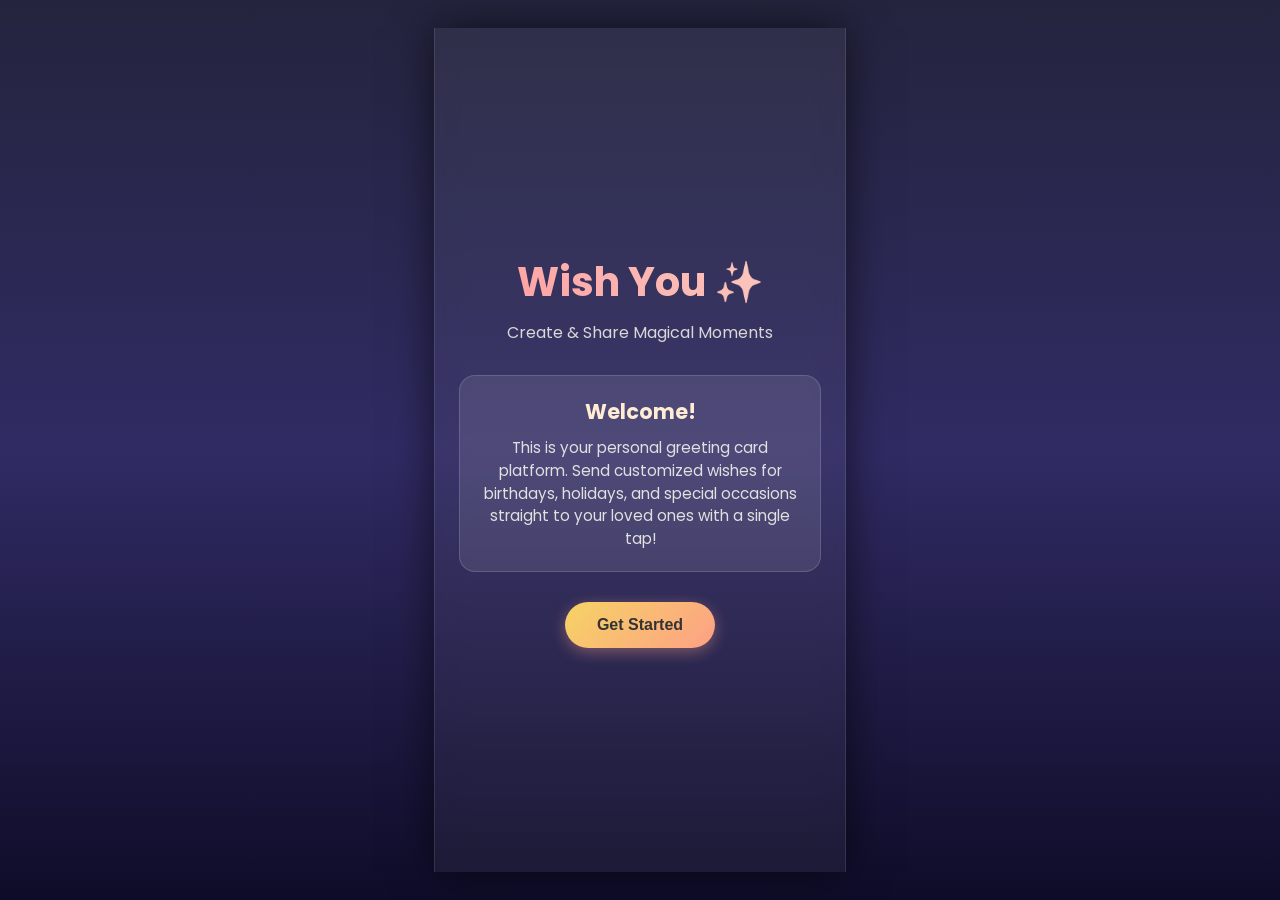
<file: index.html>
<!DOCTYPE html>
<html lang="en">
<head>
    <meta charset="UTF-8">
    <meta name="viewport" content="width=device-width, initial-scale=1.0, maximum-scale=1.0, user-scalable=no">
    <title>Wish You</title>
    <link rel="stylesheet" href="styles/style.css">
    <link href="https://fonts.googleapis.com/css2?family=Poppins:wght@400;600;700&display=swap" rel="stylesheet">
</head>
<body>

    <!-- Animated Background Elements -->
    <div class="bg-animation">
        <span></span>
        <span></span>
        <span></span>
        <span></span>
    </div>

    <!-- Mobile Screen Container -->
    <div class="mobile-frame">
        <div class="content">
            <h1 class="app-title">Wish You ✨</h1>
            <p class="tagline">Create & Share Magical Moments</p>
            
            <div class="info-card">
                <h2>Welcome!</h2>
                <p>This is your personal greeting card platform. Send customized wishes for birthdays, holidays, and special occasions straight to your loved ones with a single tap!</p>
            </div>

            <div class="action-container">
                <button id="exploreBtn" class="pulse-btn">Get Started</button>
            </div>
        </div>
    </div>

    <script src="scripts/script.js"></script>
</body>
</html>
</file>
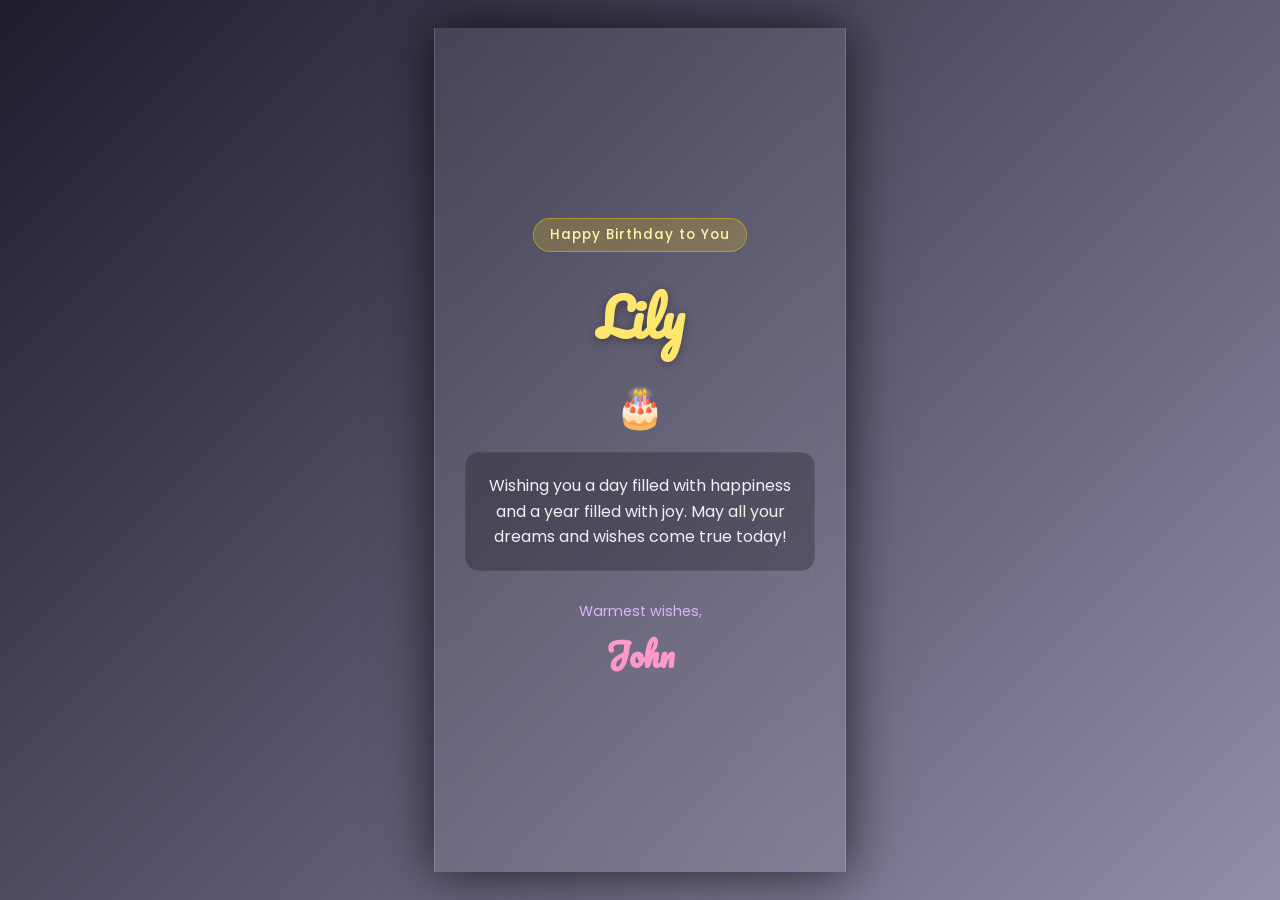
<file: birthday.html>
<!DOCTYPE html>
<html lang="en">
<head>
    <meta charset="UTF-8">
    <meta name="viewport" content="width=device-width, initial-scale=1.0, maximum-scale=1.0, user-scalable=no">
    <title>Happy Birthday!</title>
    <link rel="stylesheet" href="styles/birthday.css">
    <link href="https://fonts.googleapis.com/css2?family=Pacifico&family=Poppins:wght@400;500;600&display=swap" rel="stylesheet">
</head>
<body>

    <!-- Confetti / Floating Elements Background Animation -->
    <div class="confetti-bg">
        <span>🎉</span>
        <span>🎂</span>
        <span>🎈</span>
        <span>🎁</span>
        <span>✨</span>
    </div>

    <!-- Mobile Screen Frame Container -->
    <div class="mobile-frame">
        <div class="card-content">
            <div class="badge">Happy Birthday to You</div>
            
            <!-- Receiver Name -->
            <h1 id="receiverName">Lily</h1>
            
            <div class="cake-icon">🎂</div>
            
            <!-- Default Note Paragraph -->
            <p id="wishMessage" class="message">
                Wishing you a day filled with happiness and a year filled with joy. May all your dreams and wishes come true today!
            </p>

            <!-- Sender Name -->
            <div class="sender-section">
                <span>Warmest wishes,</span>
                <h3 id="senderName">John</h3>
            </div>
        </div>
    </div>

    <script src="scripts/birthday.js"></script>
</body>
</html>
</file>
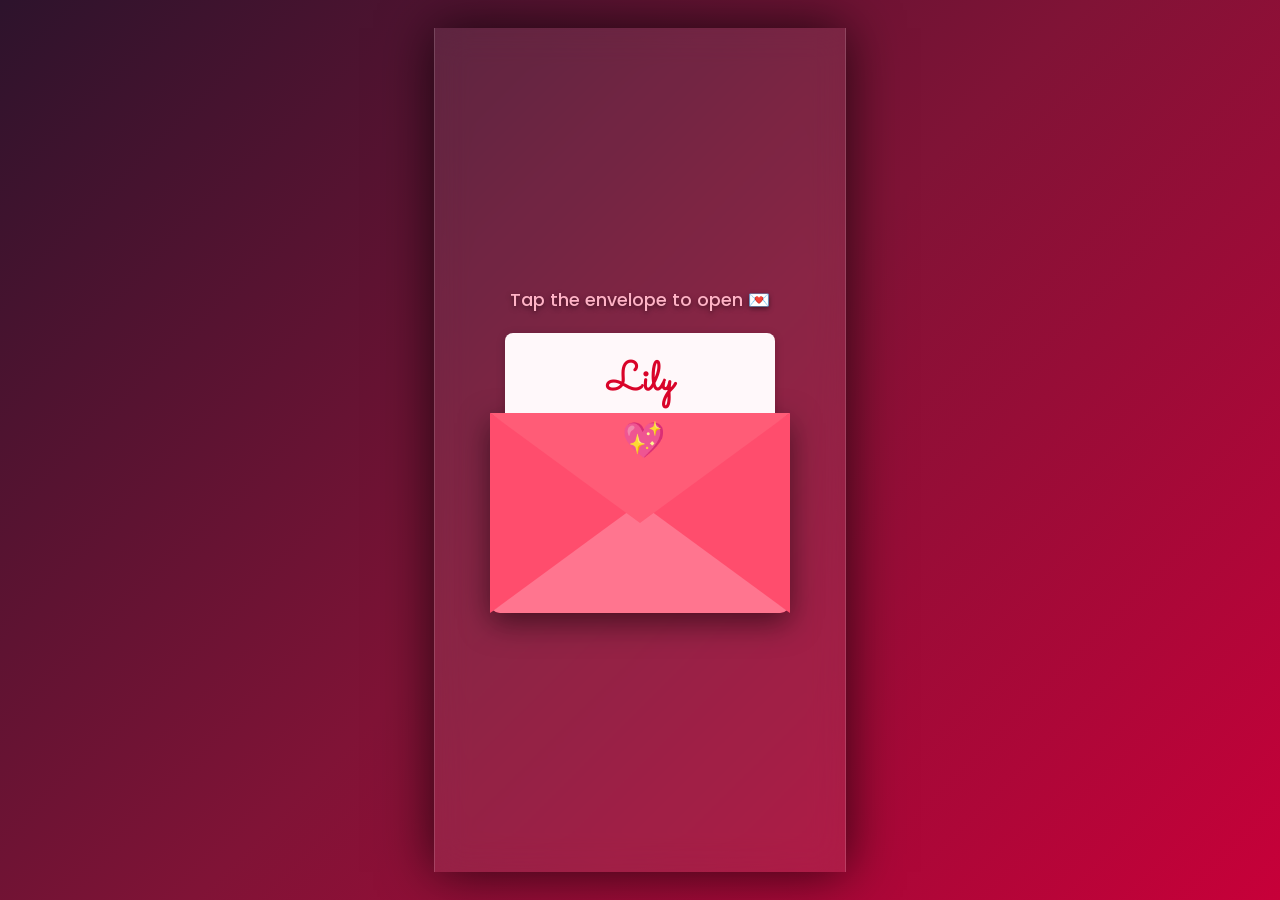
<file: valentine.html>
<!DOCTYPE html>
<html lang="en">
<head>
    <meta charset="UTF-8">
    <meta name="viewport" content="width=device-width, initial-scale=1.0, maximum-scale=1.0, user-scalable=no">
    <title>Happy Valentine's Day!</title>
    <link rel="stylesheet" href="styles/valentine.css">
    <link href="https://fonts.googleapis.com/css2?family=Sacramento&family=Poppins:wght@400;500;600&display=swap" rel="stylesheet">
</head>
<body>

    <!-- Floating Hearts Background Animation -->
    <div class="heart-bg">
        <span>❤️</span><span>💖</span><span>❤️</span><span>💘</span><span>💓</span>
    </div>

    <!-- Mobile Screen Frame Container -->
    <div class="mobile-frame">
        
        <!-- Helpful text telling the user what to do -->
        <div id="instructionText" class="instruction">Tap the envelope to open 💌</div>

        <!-- The Interactive Envelope -->
        <div class="envelope-wrapper" id="envelopeWrapper">
            <div class="envelope">
                
                <!-- The Letter inside -->
                <div class="letter">
                    <h1 id="receiverName">Lily</h1>
                    
                    <p id="wishMessage" class="message">
                        You make every single day brighter just by being in it. Thank you for filling my heart with endless love and joy. Happy Valentine's Day!
                    </p>

                    <div class="sender-section">
                        <span>Forever yours,</span>
                        <h3 id="senderName">John</h3>
                    </div>
                </div>

                <!-- Envelope Parts -->
                <div class="pocket"></div>
                <div class="flap">
                    <div class="heart-seal">💖</div>
                </div>

            </div>
        </div>

    </div>

    <script src="scripts/valentine.js"></script>
</body>
</html>
</file>
<file: styles/style.css>
* {
    margin: 0;
    padding: 0;
    box-sizing: border-box;
}

body {
    font-family: 'Poppins', sans-serif;
    background: #0f0c29;
    background: linear-gradient(to bottom, #24243e, #302b63, #0f0c29);
    height: 100vh;
    display: flex;
    justify-content: center;
    align-items: center;
    overflow: hidden;
}

/* Restrict and style strictly for Mobile Portrait Frame */
.mobile-frame {
    width: 100%;
    max-width: 412px;
    height: 100%;
    max-height: 844px;
    background: rgba(255, 255, 255, 0.05);
    backdrop-filter: blur(12px);
    -webkit-backdrop-filter: blur(12px);
    border-left: 1px solid rgba(255, 255, 255, 0.1);
    border-right: 1px solid rgba(255, 255, 255, 0.1);
    display: flex;
    flex-direction: column;
    justify-content: center;
    align-items: center;
    padding: 24px;
    position: relative;
    box-shadow: 0 0 40px rgba(0, 0, 0, 0.6);
}

/* Content Styling */
.content {
    text-align: center;
    color: #ffffff;
    z-index: 2;
    width: 100%;
}

.app-title {
    font-size: 2.5rem;
    font-weight: 700;
    margin-bottom: 8px;
    background: linear-gradient(45deg, #ff9a9e, #fad0c4);
    -webkit-background-clip: text;
    -webkit-text-fill-color: transparent;
}

.tagline {
    font-size: 1rem;
    color: #d8d8d8;
    margin-bottom: 30px;
}

.info-card {
    background: rgba(255, 255, 255, 0.1);
    padding: 20px;
    border-radius: 16px;
    border: 1px solid rgba(255, 255, 255, 0.15);
    margin-bottom: 30px;
}

.info-card h2 {
    font-size: 1.3rem;
    margin-bottom: 10px;
    color: #ffecd2;
}

.info-card p {
    font-size: 0.95rem;
    line-height: 1.5;
    color: #e0e0e0;
}

/* Button with Animation */
.pulse-btn {
    background: linear-gradient(135deg, #f6d365 0%, #fda085 100%);
    color: #333;
    border: none;
    padding: 14px 32px;
    font-size: 1rem;
    font-weight: 600;
    border-radius: 30px;
    cursor: pointer;
    box-shadow: 0 4px 15px rgba(253, 160, 133, 0.4);
    transition: transform 0.2s ease;
}

.pulse-btn:active {
    transform: scale(0.95);
}

/* Background floating animation elements */
.bg-animation {
    position: absolute;
    width: 100%;
    height: 100%;
    overflow: hidden;
    z-index: 1;
    top: 0;
    left: 0;
    pointer-events: none;
}

.bg-animation span {
    position: absolute;
    display: block;
    width: 20px;
    height: 20px;
    background: rgba(255, 255, 255, 0.15);
    animation: floatUp 10s linear infinite;
    bottom: -150px;
    border-radius: 50%;
}

.bg-animation span:nth-child(1) { left: 15%; width: 30px; height: 30px; animation-duration: 8s; }
.bg-animation span:nth-child(2) { left: 45%; width: 20px; height: 20px; animation-duration: 12s; animation-delay: 2s; }
.bg-animation span:nth-child(3) { left: 75%; width: 40px; height: 40px; animation-duration: 7s; animation-delay: 1s; }
.bg-animation span:nth-child(4) { left: 85%; width: 15px; height: 15px; animation-duration: 10s; animation-delay: 4s; }

@keyframes floatUp {
    0% {
        transform: translateY(0) rotate(0deg);
        opacity: 1;
    }
    100% {
        transform: translateY(-900px) rotate(720deg);
        opacity: 0;
    }
}
</file>
<file: styles/birthday.css>
* {
    margin: 0;
    padding: 0;
    box-sizing: border-box;
}

body {
    font-family: 'Poppins', sans-serif;
    background: #0f1020;
    background: linear-gradient(135deg, #1f1c2c, #928dab);
    height: 100vh;
    display: flex;
    justify-content: center;
    align-items: center;
    overflow: hidden;
}

/* Strict Mobile Portrait Frame */
.mobile-frame {
    width: 100%;
    max-width: 412px;
    height: 100%;
    max-height: 844px;
    background: rgba(255, 255, 255, 0.08);
    backdrop-filter: blur(16px);
    -webkit-backdrop-filter: blur(16px);
    border-left: 1px solid rgba(255, 255, 255, 0.15);
    border-right: 1px solid rgba(255, 255, 255, 0.15);
    display: flex;
    flex-direction: column;
    justify-content: center;
    align-items: center;
    padding: 30px;
    position: relative;
    box-shadow: 0 0 50px rgba(0, 0, 0, 0.7);
}

.card-content {
    text-align: center;
    color: #ffffff;
    z-index: 2;
    width: 100%;
    animation: fadeIn 1.5s ease-in-out;
}

.badge {
    display: inline-block;
    background: rgba(255, 215, 0, 0.2);
    border: 1px solid rgba(255, 215, 0, 0.4);
    padding: 6px 16px;
    border-radius: 20px;
    font-size: 0.85rem;
    font-weight: 500;
    letter-spacing: 1px;
    margin-bottom: 20px;
    color: #fff3b0;
}

h1 {
    font-family: 'Pacifico', cursive;
    font-size: 3.2rem;
    color: #ffe66d;
    margin-bottom: 10px;
    text-shadow: 0 2px 10px rgba(0,0,0,0.3);
}

.cake-icon {
    font-size: 2.5rem;
    margin: 15px 0;
    animation: bounce 1.5s infinite ease-in-out;
}

.message {
    font-size: 1rem;
    line-height: 1.6;
    color: #f0f0f0;
    background: rgba(0, 0, 0, 0.25);
    padding: 20px;
    border-radius: 14px;
    border: 1px solid rgba(255, 255, 255, 0.05);
    margin-bottom: 30px;
}

.sender-section span {
    font-size: 0.9rem;
    color: #d8b4fe;
    display: block;
    margin-bottom: 4px;
}

.sender-section h3 {
    font-family: 'Pacifico', cursive;
    font-size: 2rem;
    color: #ff99c8;
}

/* Floating Confetti / Emoji Background Animation */
.confetti-bg {
    position: absolute;
    width: 100%;
    height: 100%;
    overflow: hidden;
    z-index: 1;
    top: 0;
    left: 0;
    pointer-events: none;
}

.confetti-bg span {
    position: absolute;
    display: block;
    font-size: 24px;
    animation: floatUp 8s linear infinite;
    bottom: -50px;
    opacity: 0.7;
}

.confetti-bg span:nth-child(1) { left: 15%; animation-duration: 7s; animation-delay: 0s; }
.confetti-bg span:nth-child(2) { left: 35%; animation-duration: 9s; animation-delay: 2s; font-size: 28px; }
.confetti-bg span:nth-child(3) { left: 60%; animation-duration: 6s; animation-delay: 1s; font-size: 22px; }
.confetti-bg span:nth-child(4) { left: 80%; animation-duration: 10s; animation-delay: 3s; }
.confetti-bg span:nth-child(5) { left: 90%; animation-duration: 8s; animation-delay: 4s; font-size: 30px; }

@keyframes floatUp {
    0% {
        transform: translateY(0) rotate(0deg);
        opacity: 0.8;
    }
    100% {
        transform: translateY(-900px) rotate(360deg);
        opacity: 0;
    }
}

@keyframes bounce {
    0%, 100% { transform: translateY(0); }
    50% { transform: translateY(-10px); }
}

@keyframes fadeIn {
    from { opacity: 0; transform: translateY(15px); }
    to { opacity: 1; transform: translateY(0); }
}
</file>
<file: styles/valentine.css>
* {
    margin: 0;
    padding: 0;
    box-sizing: border-box;
}

body {
    font-family: 'Poppins', sans-serif;
    background: #1a0f13;
    background: linear-gradient(135deg, #2d132c, #801336, #c70039);
    height: 100vh;
    display: flex;
    justify-content: center;
    align-items: center;
    overflow: hidden;
}

/* Strict Mobile Portrait Frame */
.mobile-frame {
    width: 100%;
    max-width: 412px;
    height: 100%;
    max-height: 844px;
    background: rgba(255, 255, 255, 0.08);
    backdrop-filter: blur(16px);
    -webkit-backdrop-filter: blur(16px);
    border-left: 1px solid rgba(255, 255, 255, 0.15);
    border-right: 1px solid rgba(255, 255, 255, 0.15);
    display: flex;
    flex-direction: column;
    justify-content: center;
    align-items: center;
    position: relative;
    box-shadow: 0 0 50px rgba(0, 0, 0, 0.7);
}

.instruction {
    color: #ffb3c6;
    font-size: 1.1rem;
    margin-bottom: 40px;
    animation: pulse 1.5s infinite;
    z-index: 10;
    text-shadow: 0 2px 5px rgba(0,0,0,0.5);
    font-weight: 500;
}

/* --- ENVELOPE DESIGN --- */
.envelope-wrapper {
    position: relative;
    width: 300px;
    height: 200px;
    cursor: pointer;
    z-index: 5;
    /* Move it down slightly so the letter has room to slide up */
    margin-top: 60px; 
    -webkit-tap-highlight-color: transparent;
}

.envelope {
    position: absolute;
    width: 100%;
    height: 100%;
    background: #c9184a; /* Dark inside color */
    border-radius: 0 0 10px 10px;
    box-shadow: 0 10px 30px rgba(0,0,0,0.5);
}

/* The left and right folds of the envelope */
.envelope::before, .envelope::after {
    content: '';
    position: absolute;
    top: 0;
    width: 0; height: 0;
    border-top: 100px solid transparent;
    border-bottom: 100px solid transparent;
    z-index: 3;
}
.envelope::before {
    left: 0;
    border-left: 150px solid #ff4d6d;
}
.envelope::after {
    right: 0;
    border-right: 150px solid #ff4d6d;
}

/* The bottom pocket of the envelope */
.pocket {
    position: absolute;
    bottom: 0; left: 0;
    width: 0; height: 0;
    border-left: 150px solid transparent;
    border-right: 150px solid transparent;
    border-bottom: 110px solid #ff758f;
    z-index: 4;
    border-radius: 0 0 10px 10px;
}

/* The top flap */
.flap {
    position: absolute;
    top: 0; left: 0;
    width: 0; height: 0;
    border-left: 150px solid transparent;
    border-right: 150px solid transparent;
    border-top: 110px solid #ff5c77;
    z-index: 5;
    transform-origin: top;
    transition: transform 0.6s cubic-bezier(0.4, 0, 0.2, 1), z-index 0.1s 0.2s;
}

/* The wax seal */
.heart-seal {
    position: absolute;
    top: -110px; /* Positioned relative to the tip of the flap */
    left: -18px;
    font-size: 35px;
}

/* --- THE LETTER INSIDE --- */
.letter {
    position: absolute;
    bottom: 10px;
    left: 5%;
    width: 90%;
    height: 270px;
    background: #fff8fa;
    border-radius: 8px;
    padding: 20px;
    z-index: 2; /* Hidden inside the envelope initially */
    transition: transform 0.8s cubic-bezier(0.4, 0, 0.2, 1), z-index 0.1s 0.4s;
    box-shadow: 0 2px 10px rgba(0,0,0,0.2);
    display: flex;
    flex-direction: column;
    align-items: center;
    text-align: center;
}

/* Typography for the Letter */
h1 {
    font-family: 'Sacramento', cursive;
    font-size: 2.5rem;
    color: #d90429;
    margin-bottom: 10px;
}

.message {
    font-size: 0.95rem;
    line-height: 1.5;
    color: #2b2d42;
    margin-bottom: 15px;
    flex-grow: 1;
    overflow-y: auto; /* Adds a scrollbar inside the letter if the user types a very long paragraph */
}

.sender-section { margin-top: auto; }
.sender-section span { font-size: 0.8rem; color: #8d99ae; display: block; }
.sender-section h3 {
    font-family: 'Sacramento', cursive;
    font-size: 1.8rem;
    color: #ef233c;
}

/* --- OPEN ANIMATION STATES --- */
/* When the JS adds the 'open' class to .envelope-wrapper */
.envelope-wrapper.open .flap {
    transform: rotateX(180deg);
    z-index: 1; /* Sends flap behind the letter */
}

.envelope-wrapper.open .letter {
    transform: translateY(-160px); /* Slides the letter UP out of the envelope */
    z-index: 6; /* Brings letter in front of the pocket */
}

/* Background Hearts Animations */
.heart-bg { position: absolute; width: 100%; height: 100%; overflow: hidden; z-index: 1; top: 0; left: 0; pointer-events: none; }
.heart-bg span { position: absolute; display: block; font-size: 24px; animation: floatHeart 8s linear infinite; bottom: -50px; opacity: 0.7; }
.heart-bg span:nth-child(1) { left: 10%; animation-duration: 7s; }
.heart-bg span:nth-child(2) { left: 30%; animation-duration: 10s; font-size: 18px; }
.heart-bg span:nth-child(3) { left: 55%; animation-duration: 6s; font-size: 30px; }
.heart-bg span:nth-child(4) { left: 75%; animation-duration: 9s; }
.heart-bg span:nth-child(5) { left: 90%; animation-duration: 8s; font-size: 20px; }

@keyframes floatHeart {
    0% { transform: translateY(0) scale(1); opacity: 0.8; }
    100% { transform: translateY(-900px) scale(1.3); opacity: 0; }
}
@keyframes pulse {
    0%, 100% { opacity: 1; }
    50% { opacity: 0.5; }
}
</file>
